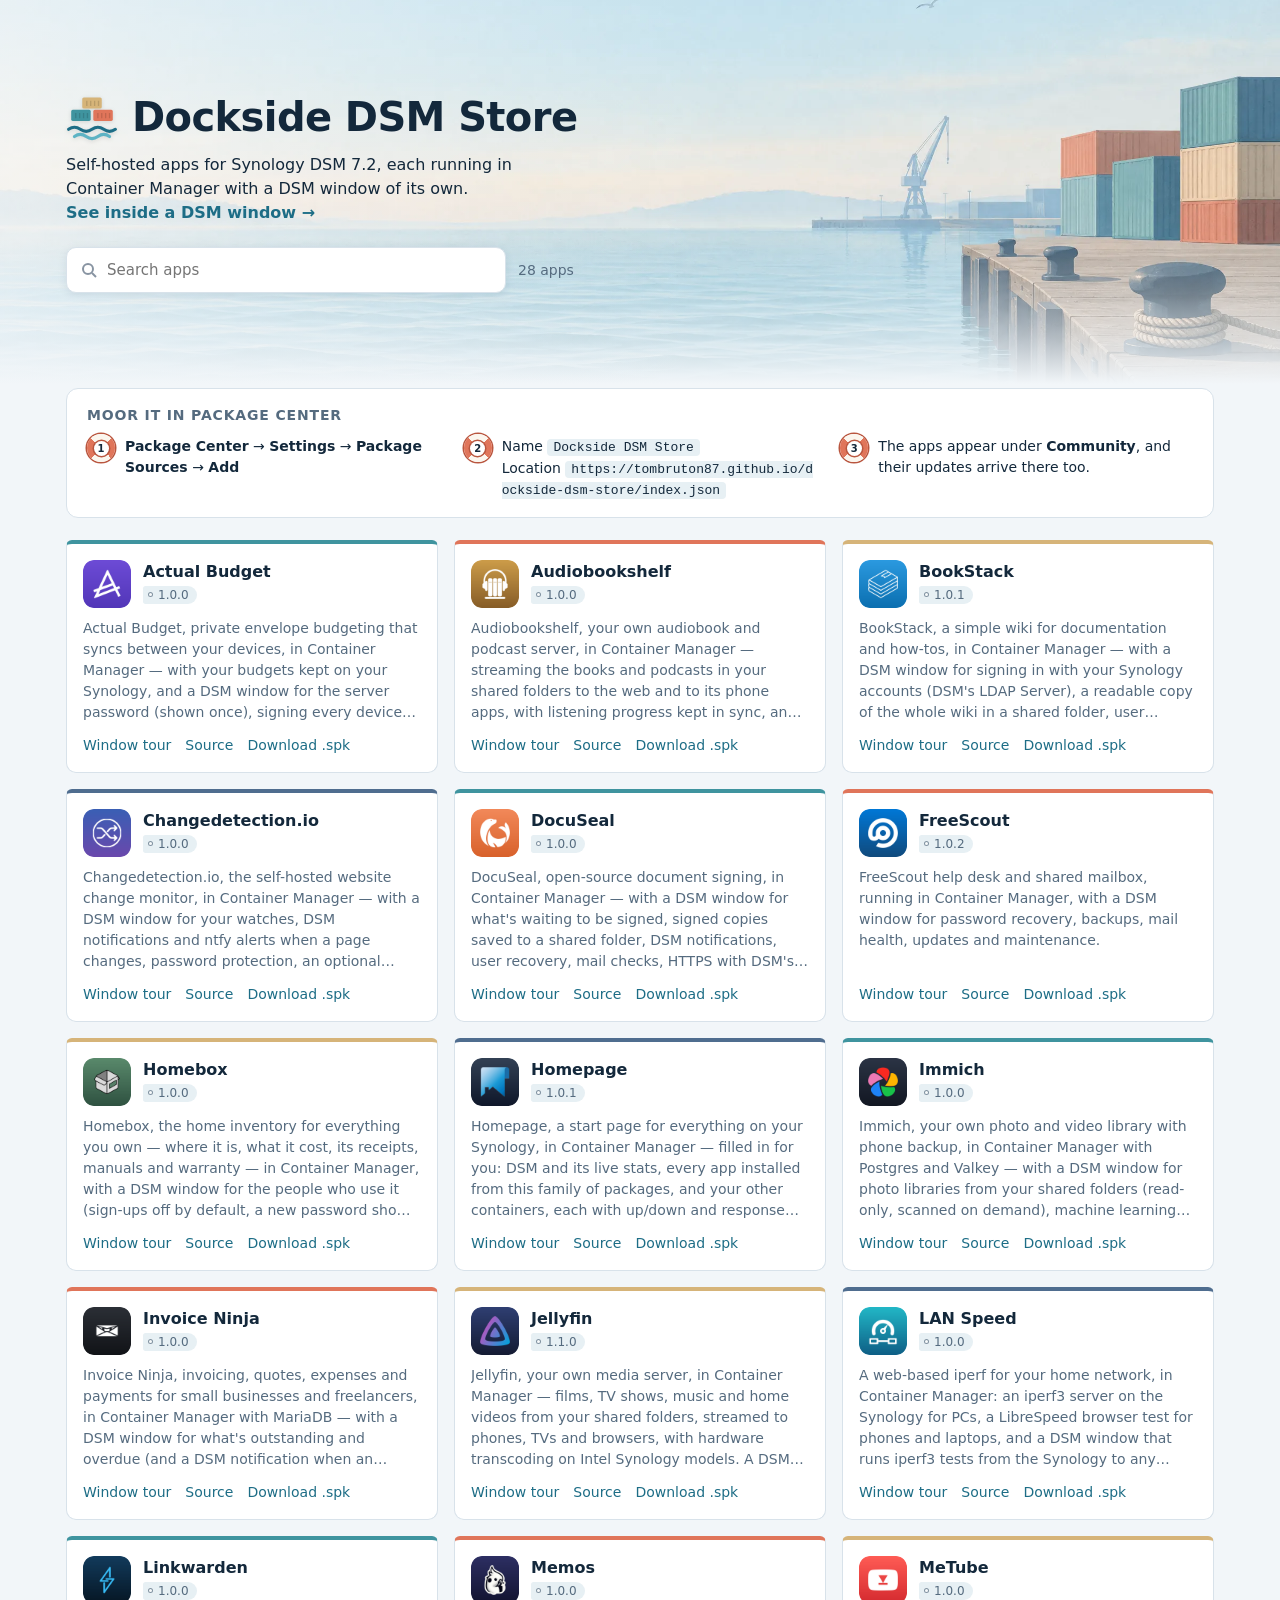
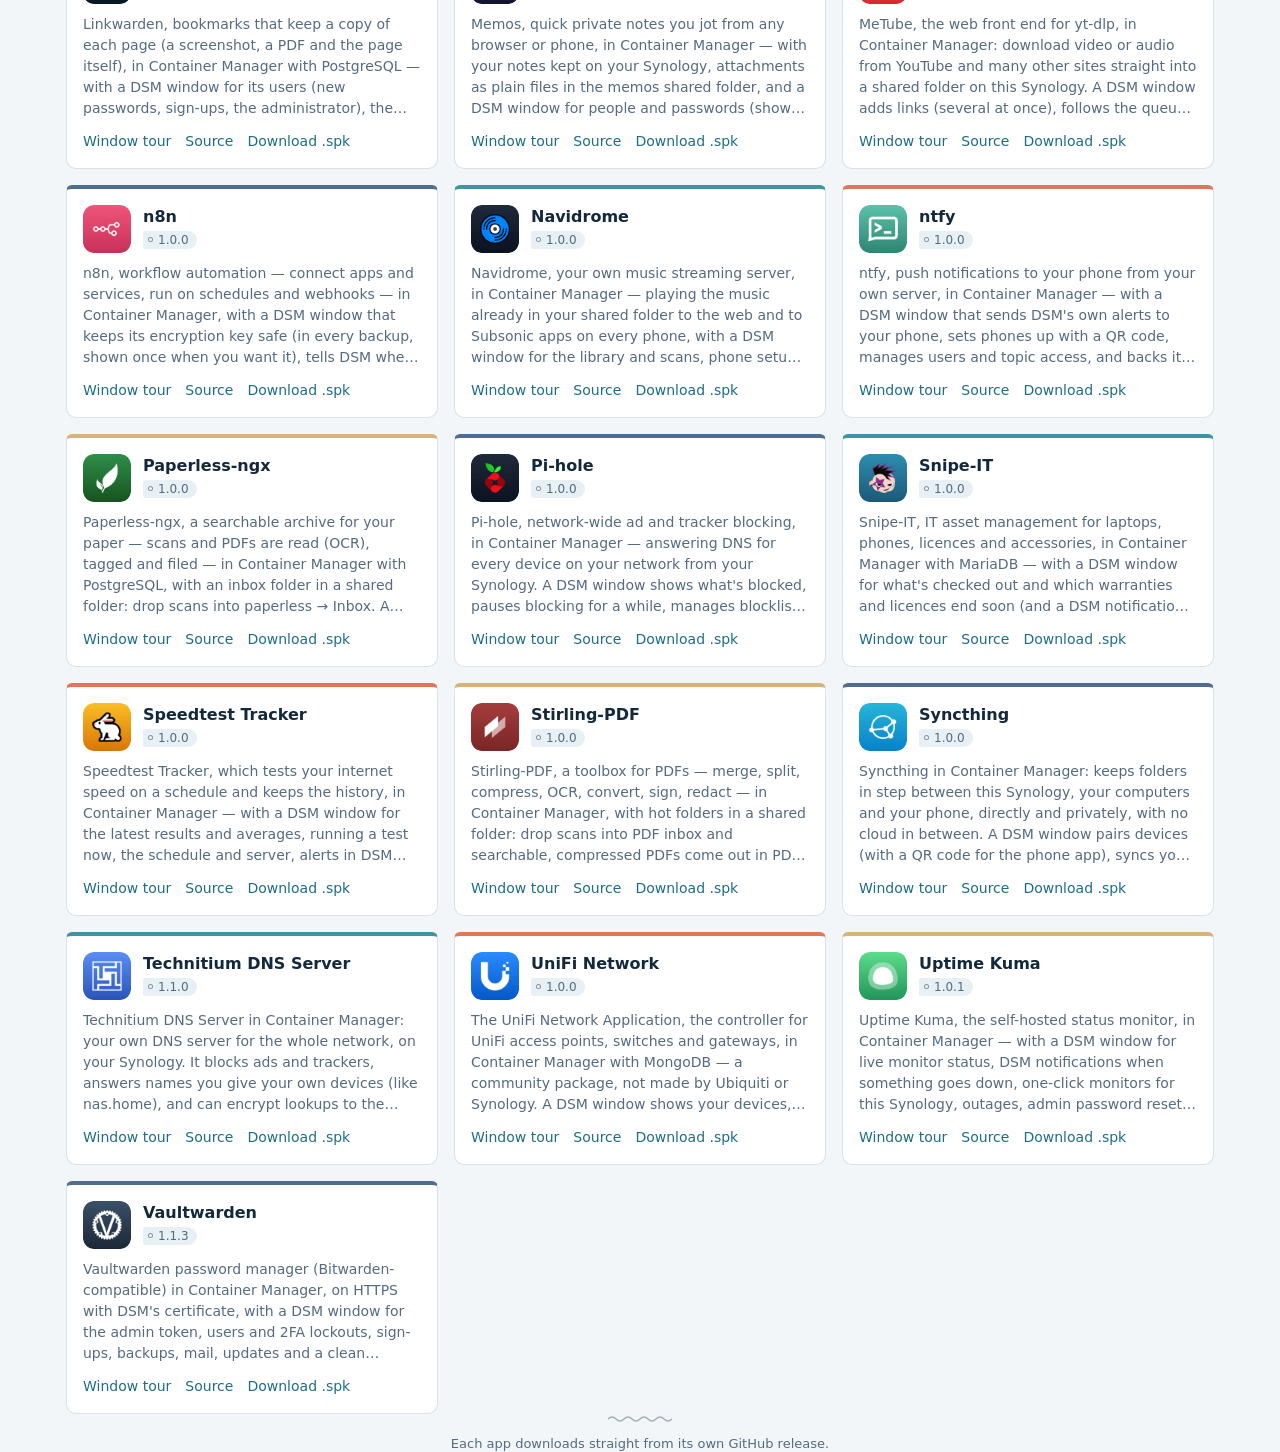
<file: site/index.html>
<!doctype html>
<html lang="en"><head><meta charset="utf-8"><meta name="viewport" content="width=device-width, initial-scale=1">
<title>Dockside DSM Store</title>
<meta name="description" content="Self-hosted apps for Synology DSM 7.2, each running in Container Manager with a DSM window of its own.">
<link rel="icon" href="data:image/svg+xml,%3Csvg%20xmlns%3D%22http%3A//www.w3.org/2000/svg%22%20viewBox%3D%220%200%2040%2040%22%20aria-hidden%3D%22true%22%3E%3Crect%20x%3D%2212.5%22%20y%3D%225%22%20width%3D%2215%22%20height%3D%228.5%22%20rx%3D%221.2%22%20fill%3D%22%23d6b479%22/%3E%3Crect%20x%3D%224%22%20y%3D%2214.5%22%20width%3D%2215%22%20height%3D%228.5%22%20rx%3D%221.2%22%20fill%3D%22%233f949f%22/%3E%3Crect%20x%3D%2221%22%20y%3D%2214.5%22%20width%3D%2215%22%20height%3D%228.5%22%20rx%3D%221.2%22%20fill%3D%22%23e0755a%22/%3E%3Cpath%20d%3D%22M16%207.5v4M19%207.5v4M22%207.5v4M25%207.5v4M7.5%2017v4M10.5%2017v4M13.5%2017v4M16.5%2017v4M24.5%2017v4M27.5%2017v4M30.5%2017v4M33.5%2017v4%22%20stroke%3D%22%23000%22%20stroke-opacity%3D%22.14%22%20stroke-width%3D%221%22/%3E%3Cpath%20d%3D%22M2%2029.5q4.5-3.2%209%200t9%200%209%200%209%200%22%20fill%3D%22none%22%20stroke%3D%22%231d6d86%22%20stroke-width%3D%222.4%22%20stroke-linecap%3D%22round%22/%3E%3Cpath%20d%3D%22M6.5%2035q4.5-3.2%209%200t9%200%209%200%22%20fill%3D%22none%22%20stroke%3D%22%235db3c4%22%20stroke-width%3D%222.4%22%20stroke-linecap%3D%22round%22/%3E%3C/svg%3E">
<link rel="stylesheet" href="style.css"></head><body>
<header class="hero"><div class="wrap">
  <div class="brand"><svg xmlns="http://www.w3.org/2000/svg" viewBox="0 0 40 40" aria-hidden="true"><rect x="12.5" y="5" width="15" height="8.5" rx="1.2" fill="#d6b479"/><rect x="4" y="14.5" width="15" height="8.5" rx="1.2" fill="#3f949f"/><rect x="21" y="14.5" width="15" height="8.5" rx="1.2" fill="#e0755a"/><path d="M16 7.5v4M19 7.5v4M22 7.5v4M25 7.5v4M7.5 17v4M10.5 17v4M13.5 17v4M16.5 17v4M24.5 17v4M27.5 17v4M30.5 17v4M33.5 17v4" stroke="#000" stroke-opacity=".14" stroke-width="1"/><path d="M2 29.5q4.5-3.2 9 0t9 0 9 0 9 0" fill="none" stroke="#1d6d86" stroke-width="2.4" stroke-linecap="round"/><path d="M6.5 35q4.5-3.2 9 0t9 0 9 0" fill="none" stroke="#5db3c4" stroke-width="2.4" stroke-linecap="round"/></svg><h1>Dockside DSM Store</h1></div>
  <p class="lead">Self-hosted apps for Synology DSM 7.2, each running in Container Manager with a DSM window of its own. <a class="tourlink" href="tour.html">See inside a DSM window&nbsp;→</a></p>
  <div class="bar"><input id="q" type="search" placeholder="Search apps" aria-label="Search apps" autocomplete="off"><span id="count" aria-live="polite"></span></div>
</div></header>
<main class="wrap">
<section class="how" aria-label="Add to Package Center"><h2>Moor it in Package Center</h2>
  <div class="step"><span class="ring"><span>1</span></span><div><b>Package Center</b> → <b>Settings</b> → <b>Package Sources</b> → <b>Add</b></div></div>
  <div class="step"><span class="ring"><span>2</span></span><div>Name <code>Dockside DSM Store</code><br>Location <code id="src">https://tombruton87.github.io/dockside-dsm-store/index.json</code></div></div>
  <div class="step"><span class="ring"><span>3</span></span><div>The apps appear under <b>Community</b>, and their updates arrive there too.</div></div>
</section>
<ul class="grid" id="grid"></ul>
<p class="empty" id="empty" hidden>Nothing in the harbour matches that.</p>
<noscript><ul><li><a href="https://github.com/tombruton87/actual-dsm/releases/download/v1.0.0/actual-1.0.0-1.spk">Actual Budget 1.0.0</a></li><li><a href="https://github.com/tombruton87/audiobookshelf-dsm/releases/download/v1.0.0/audiobookshelf-1.0.0-1.spk">Audiobookshelf 1.0.0</a></li><li><a href="https://github.com/tombruton87/bookstack-dsm/releases/download/v1.0.1/bookstack-1.0.1-1.spk">BookStack 1.0.1</a></li><li><a href="https://github.com/tombruton87/changedetection-dsm/releases/download/v1.0.0/changedetection-1.0.0-1.spk">Changedetection.io 1.0.0</a></li><li><a href="https://github.com/tombruton87/docuseal-dsm/releases/download/v1.0.0/docuseal-1.0.0-1.spk">DocuSeal 1.0.0</a></li><li><a href="https://github.com/tombruton87/freescout-dsm/releases/download/v1.0.2/freescout-1.0.2-1.spk">FreeScout 1.0.2</a></li><li><a href="https://github.com/tombruton87/homebox-dsm/releases/download/v1.0.0/homebox-1.0.0-1.spk">Homebox 1.0.0</a></li><li><a href="https://github.com/tombruton87/homepage-dsm/releases/download/v1.0.1/homepage-1.0.1-1.spk">Homepage 1.0.1</a></li><li><a href="https://github.com/tombruton87/immich-dsm/releases/download/v1.0.0/immich-1.0.0-1.spk">Immich 1.0.0</a></li><li><a href="https://github.com/tombruton87/invoiceninja-dsm/releases/download/v1.0.0/invoiceninja-1.0.0-1.spk">Invoice Ninja 1.0.0</a></li><li><a href="https://github.com/tombruton87/jellyfin-dsm/releases/download/v1.1.0/jellyfin-1.1.0-1.spk">Jellyfin 1.1.0</a></li><li><a href="https://github.com/tombruton87/lanspeed-dsm/releases/download/v1.0.0/lanspeed-1.0.0-1.spk">LAN Speed 1.0.0</a></li><li><a href="https://github.com/tombruton87/linkwarden-dsm/releases/download/v1.0.0/linkwarden-1.0.0-1.spk">Linkwarden 1.0.0</a></li><li><a href="https://github.com/tombruton87/memos-dsm/releases/download/v1.0.0/memos-1.0.0-1.spk">Memos 1.0.0</a></li><li><a href="https://github.com/tombruton87/metube-dsm/releases/download/v1.0.0/metube-1.0.0-1.spk">MeTube 1.0.0</a></li><li><a href="https://github.com/tombruton87/n8n-dsm/releases/download/v1.0.0/n8n-1.0.0-1.spk">n8n 1.0.0</a></li><li><a href="https://github.com/tombruton87/navidrome-dsm/releases/download/v1.0.0/navidrome-1.0.0-1.spk">Navidrome 1.0.0</a></li><li><a href="https://github.com/tombruton87/ntfy-dsm/releases/download/v1.0.0/ntfy-1.0.0-1.spk">ntfy 1.0.0</a></li><li><a href="https://github.com/tombruton87/paperless-ngx-dsm/releases/download/v1.0.0/paperless-1.0.0-1.spk">Paperless-ngx 1.0.0</a></li><li><a href="https://github.com/tombruton87/pihole-dsm/releases/download/v1.0.0/pihole-1.0.0-1.spk">Pi-hole 1.0.0</a></li><li><a href="https://github.com/tombruton87/snipe-it-dsm/releases/download/v1.0.0/snipeit-1.0.0-1.spk">Snipe-IT 1.0.0</a></li><li><a href="https://github.com/tombruton87/speedtest-dsm/releases/download/v1.0.0/speedtest-1.0.0-1.spk">Speedtest Tracker 1.0.0</a></li><li><a href="https://github.com/tombruton87/stirling-pdf-dsm/releases/download/v1.0.0/stirlingpdf-1.0.0-1.spk">Stirling-PDF 1.0.0</a></li><li><a href="https://github.com/tombruton87/syncthing-dsm/releases/download/v1.0.0/syncthing-1.0.0-1.spk">Syncthing 1.0.0</a></li><li><a href="https://github.com/tombruton87/technitium-dsm/releases/download/v1.1.0/technitium-1.1.0-1.spk">Technitium DNS Server 1.1.0</a></li><li><a href="https://github.com/tombruton87/unifi-dsm/releases/download/v1.0.0/unifi-1.0.0-1.spk">UniFi Network 1.0.0</a></li><li><a href="https://github.com/tombruton87/uptime-kuma-dsm/releases/download/v1.0.1/uptimekuma-1.0.1-1.spk">Uptime Kuma 1.0.1</a></li><li><a href="https://github.com/tombruton87/vaultwarden-dsm/releases/download/v1.1.3/vaultwarden-1.1.3-1.spk">Vaultwarden 1.1.3</a></li></ul></noscript>
</main>
<footer class="wrap"><svg width="64" height="10" viewBox="0 0 64 10" fill="none" stroke="currentColor" stroke-width="1.5"><path d="M0 5q4-4 8 0t8 0 8 0 8 0 8 0 8 0 8 0 8 0"/></svg>Each app downloads straight from its own GitHub release.</footer>
<script>
(function () {
  var src = document.getElementById("src"); if (src.textContent.charAt(0) === "/") src.textContent = new URL("." + src.textContent, location.href).href;
  var q = document.getElementById("q"), grid = document.getElementById("grid"), count = document.getElementById("count"), empty = document.getElementById("empty"), all = [], toured = {};
  function el(tag, cls, text) { var n = document.createElement(tag); if (cls) n.className = cls; if (text != null) n.textContent = text; return n; }
  function marked(text, words) {   // text with each search word highlighted, built as nodes (never innerHTML)
    var frag = document.createDocumentFragment(); if (!words.length) { frag.appendChild(document.createTextNode(text)); return frag; }
    var re = new RegExp("(" + words.map(function (w) { return w.replace(/[.*+?^${}()|[\]\\]/g, "\\$&"); }).join("|") + ")", "ig");
    text.split(re).forEach(function (part, i) { frag.appendChild(i % 2 ? el("mark", null, part) : document.createTextNode(part)); });
    return frag;
  }
  function card(p) {   // made once per app; a search only hides it and re-marks its text
    var li = el("li", "card"), top = el("div", "top"), img = el("img"), name = el("div"), h = el("h2"), d = el("p");
    img.src = "icons/" + p.package + "-256.png";   // the page's own copy, wherever the site is served img.alt = ""; img.width = img.height = 48;
    name.appendChild(h); name.appendChild(el("span", "ver", p.version.replace(/-\d+$/, "")));
    top.appendChild(img); top.appendChild(name); li.appendChild(top); d.title = p.desc; li.appendChild(d);
    var links = el("div", "links"), a = el("a", null, "Source"), b = el("a", null, "Download .spk");
    a.href = p.maintainer_url || "#"; b.href = p.link;
    if (toured[p.package]) { var w = el("a", null, "Window tour"); w.href = "tour.html?app=" + encodeURIComponent(p.package); links.appendChild(w); }
    links.appendChild(a); links.appendChild(b); li.appendChild(links);
    grid.appendChild(li);
    return { p: p, li: li, h: h, d: d, hay: (p.dname + " " + p.package + " " + p.desc).toLowerCase() };
  }
  function show() {
    var words = q.value.trim().toLowerCase().split(/\s+/).filter(Boolean), hits = 0;
    all.forEach(function (c) {
      var hit = words.every(function (w) { return c.hay.indexOf(w) >= 0; });
      c.li.hidden = !hit; if (!hit) return; hits++;
      c.h.replaceChildren(marked(c.p.dname, words)); c.d.replaceChildren(marked(c.p.desc, words));
    });
    count.textContent = words.length ? hits + " of " + all.length + " apps" : all.length + " apps";
    empty.hidden = hits > 0;
    try { history.replaceState(null, "", words.length ? "?q=" + encodeURIComponent(q.value.trim()) : location.pathname); } catch (e) {}
  }
  q.value = new URLSearchParams(location.search).get("q") || "";
  q.addEventListener("input", show);
  document.addEventListener("keydown", function (ev) { if (ev.key === "/" && document.activeElement !== q) { ev.preventDefault(); q.focus(); } });
  function json(u) { return fetch(u, { cache: "no-cache", headers: { Accept: "application/json" } }).then(function (r) { if (!r.ok) throw new Error(r.status); return r.json(); }); }
  var tour = json("tour.json").then(function (t) { (t.apps || []).forEach(function (a) { toured[a.package] = true; }); }, function () {});   // the tour links are a bonus
  Promise.all([json("index.json"), tour])
    .then(function (r) { all = (r[0].packages || []).map(card); show(); })
    .catch(function () { count.textContent = "Couldn't load the list — try reloading."; });
})();
</script>
</body></html>
</file>
<file: site/style.css>
:root { --bg: #f2f6f9; --card: #fff; --text: #13283b; --muted: #556b7f; --line: #d8e2ea; --link: #1d6d86; --accent: #1d6d86; --chip: #e7f0f4;
          --coral: #e0755a; --sand: #d6b479; --teal: #3f949f; --slate: #4f6d8f; --veil: rgba(242, 246, 249, .6); --sky: #cfe3ef;
          --art: url(art/harbour-day-1200.webp); --art-wide: url(art/harbour-day-2400.webp); }
  @media (prefers-color-scheme: dark) { :root { --bg: #0a1520; --card: #102030; --text: #e2ecf4; --muted: #93a8bb; --line: #1d3245; --link: #7cc7d6; --accent: #5db3c4; --chip: #17293b;
          --veil: rgba(10, 21, 32, .5); --sky: #14244a; --art: url(art/harbour-night-1200.webp); --art-wide: url(art/harbour-night-2400.webp); } }
  * { box-sizing: border-box; }
  body { margin: 0; background: var(--bg); color: var(--text); font: 15px/1.5 system-ui, -apple-system, "Segoe UI", sans-serif; }
  a { color: var(--link); }
  .wrap { max-width: 1180px; margin: 0 auto; padding: 0 16px; }

  /* The harbour: the picture fades into the page at the bottom and behind the title on the left. */
  .hero { position: relative; background: var(--sky) var(--art) no-repeat 80% 100% / cover; }
  @media (min-width: 900px) { .hero { background-image: var(--art-wide); } }
  .hero::after { content: ""; position: absolute; inset: 0; pointer-events: none;
          background: linear-gradient(90deg, var(--veil) 0%, transparent 55%), linear-gradient(180deg, transparent 62%, var(--bg) 100%); }
  .hero .wrap { position: relative; z-index: 1; min-height: clamp(300px, 30vw, 420px); padding-top: 44px; padding-bottom: 44px; display: flex; flex-direction: column; justify-content: center; }
  .brand { display: flex; align-items: center; gap: 14px; }
  .brand svg { flex: none; width: 52px; height: 52px; filter: drop-shadow(0 1px 2px rgba(0, 0, 0, .12)); }
  h1 { font-size: clamp(28px, 4vw, 40px); line-height: 1.1; margin: 0; letter-spacing: -0.015em; }
  .lead { margin: 10px 0 22px; max-width: 46ch; font-size: 16px; }
  .bar { display: flex; align-items: center; gap: 12px; }
  .bar input { flex: 1; max-width: 440px; font: inherit; padding: 11px 14px 11px 40px; border: 1px solid var(--line); border-radius: 10px; color: var(--text);
          background: var(--card) url("data:image/svg+xml,%3Csvg xmlns='http://www.w3.org/2000/svg' width='16' height='16' fill='none' stroke='%238894a2' stroke-width='2'%3E%3Ccircle cx='7' cy='7' r='5'/%3E%3Cpath d='m11 11 4 4'/%3E%3C/svg%3E") no-repeat 14px center;
          box-shadow: 0 2px 10px rgba(16, 40, 60, .08); }
  .bar input:focus { outline: 2px solid var(--accent); outline-offset: -1px; border-color: transparent; }
  #count { font-size: 14px; color: var(--muted); }
  @media (max-width: 700px) { .hero .wrap { justify-content: flex-start; padding-top: 28px; padding-bottom: 170px; } .lead { margin-bottom: 16px; } }

  /* Getting it into Package Center: three steps, numbered in life rings. */
  .how { display: grid; grid-template-columns: repeat(3, 1fr); gap: 10px 24px; background: var(--card); border: 1px solid var(--line); border-radius: 12px; padding: 16px 20px; margin: 4px 0 22px; font-size: 14px; }
  .how h2 { grid-column: 1 / -1; font-size: 14px; margin: 0; color: var(--muted); font-weight: 600; text-transform: uppercase; letter-spacing: .06em; }
  .how .step { display: flex; gap: 10px; align-items: flex-start; }
  .ring { flex: none; width: 28px; height: 28px; border-radius: 50%; display: grid; place-items: center; margin-top: -2px;
          background: conic-gradient(from 45deg, var(--coral) 0 25%, #fbf6ee 0 50%, var(--coral) 0 75%, #fbf6ee 0); box-shadow: 0 0 0 1.5px #b9563f; }
  .ring span { width: 15px; height: 15px; border-radius: 50%; background: var(--card); box-shadow: 0 0 0 1.5px #b9563f; display: grid; place-items: center; font-size: 10px; font-weight: 700; }
  @media (max-width: 760px) { .how { grid-template-columns: 1fr; } }
  code { background: var(--chip); border-radius: 4px; padding: 1px 6px; word-break: break-all; font-size: 13px; }

  /* The apps: each card topped like a container, versions on cargo tags. */
  .grid { list-style: none; padding: 0; margin: 0; display: grid; gap: 16px; grid-template-columns: repeat(auto-fill, minmax(300px, 1fr)); }
  .card[hidden] { display: none; }
  .card { --stripe: var(--teal); display: flex; flex-direction: column; background: var(--card); border: 1px solid var(--line); border-top: 4px solid var(--stripe); border-radius: 6px 6px 10px 10px; padding: 16px;
          transition: transform .15s ease, box-shadow .15s ease; }
  .card:nth-child(4n+2) { --stripe: var(--coral); } .card:nth-child(4n+3) { --stripe: var(--sand); } .card:nth-child(4n+4) { --stripe: var(--slate); }
  .card:hover { transform: translateY(-2px); box-shadow: 0 8px 22px rgba(16, 40, 60, .10); }
  @media (prefers-reduced-motion: reduce) { .card { transition: none; } .card:hover { transform: none; } }
  .card .top { display: flex; gap: 12px; align-items: center; margin-bottom: 10px; }
  .card img { flex: none; width: 48px; height: 48px; border-radius: 11px; }
  .card h2 { font-size: 16px; margin: 0; line-height: 1.3; }
  .card .ver { position: relative; display: inline-block; margin-top: 3px; background: var(--chip); color: var(--muted); border-radius: 3px 10px 10px 3px; padding: 0 8px 0 15px; font-size: 12px; }
  .card .ver::before { content: ""; position: absolute; left: 5px; top: 50%; width: 5px; height: 5px; margin-top: -2.5px; border-radius: 50%; background: var(--card); box-shadow: inset 0 0 0 1px var(--muted); opacity: .7; }
  .card p { margin: 0 0 12px; color: var(--muted); font-size: 14px; flex: 1; display: -webkit-box; -webkit-line-clamp: 5; -webkit-box-orient: vertical; overflow: hidden; }
  .card .links { display: flex; flex-wrap: wrap; gap: 4px 14px; font-size: 14px; }
  .card .links a { text-decoration: none; } .card .links a:hover { text-decoration: underline; }
  mark { background: rgba(224, 117, 90, .28); color: inherit; border-radius: 2px; }
  .empty { color: var(--muted); padding: 32px 0; text-align: center; }
  footer { color: var(--muted); font-size: 13px; padding: 36px 0 44px; text-align: center; }
  footer svg { display: block; margin: 0 auto 10px; opacity: .5; }

  /* Links into the tour. */
  .tourlink { white-space: nowrap; font-weight: 600; text-decoration: none; }
  .tourlink:hover { text-decoration: underline; }

  /* The tour: a shorter harbour, an app picker, the window in a DSM-style frame. */
  .hero-small .wrap { min-height: clamp(220px, 22vw, 300px); padding-top: 26px; padding-bottom: 30px; }
  .hero-small h1 { margin-top: 18px; }
  .hero-small .lead { max-width: 60ch; margin-bottom: 0; }
  .brand-link { color: inherit; text-decoration: none; align-self: flex-start; }
  .brand-link svg { width: 34px; height: 34px; }
  .brand-link .name { font-weight: 700; font-size: 17px; }
  .brand-link:hover .name { text-decoration: underline; }
  @media (max-width: 700px) { .hero-small .wrap { padding-bottom: 120px; } }
  .apps, .tabs { display: flex; gap: 8px; overflow-x: auto; scrollbar-width: thin; padding: 2px 2px 10px; }
  .apps { margin-top: 4px; }
  .chip { flex: none; display: inline-flex; align-items: center; gap: 8px; font: inherit; font-size: 14px; color: var(--text); background: var(--card);
          border: 1px solid var(--line); border-radius: 999px; padding: 5px 14px 5px 6px; cursor: pointer; }
  .chip img { border-radius: 6px; }
  .chip:hover { border-color: var(--accent); }
  .chip[aria-current="true"] { border-color: var(--accent); box-shadow: inset 0 0 0 1px var(--accent); font-weight: 600; }
  .tab { flex: none; font: inherit; font-size: 13px; color: var(--muted); background: transparent; border: 1px solid transparent; border-radius: 8px; padding: 5px 12px; cursor: pointer; }
  .tab:hover { color: var(--text); background: var(--chip); }
  .tab[aria-selected="true"] { color: #fff; background: var(--accent); }
  @media (prefers-color-scheme: dark) { .tab[aria-selected="true"] { color: #0a1520; } }
  .chip:focus-visible, .tab:focus-visible, .nav:focus-visible { outline: 2px solid var(--accent); outline-offset: 2px; }

  .window { margin: 6px 0 0; background: #fff; border-radius: 10px; overflow: hidden; border: 1px solid rgba(16, 40, 60, .16);
            box-shadow: 0 20px 50px rgba(16, 40, 60, .18), 0 2px 6px rgba(16, 40, 60, .08); }
  .titlebar { display: flex; align-items: center; gap: 8px; height: 36px; padding: 0 12px; background: linear-gradient(#f7f8fa, #eef1f4);
              border-bottom: 1px solid #d9dee4; color: #2b3a48; font-size: 13px; font-weight: 600; }
  .titlebar img { border-radius: 4px; }
  .titlebar .ctl { margin-left: auto; display: flex; gap: 14px; }
  .titlebar .ctl svg { width: 12px; height: 12px; fill: none; stroke: #6b7886; stroke-width: 1.4; }
  .pane { position: relative; background: #fff; }
  .pane img { display: block; width: 100%; height: auto; }   /* width/height attributes per screen give it its shape */
  .nav { position: absolute; top: 50%; transform: translateY(-50%); width: 40px; height: 40px; border-radius: 50%; border: 1px solid rgba(16, 40, 60, .15);
         background: rgba(255, 255, 255, .92); color: #1d6d86; font-size: 26px; line-height: 1; cursor: pointer; box-shadow: 0 2px 8px rgba(16, 40, 60, .15);
         opacity: 0; transition: opacity .15s ease; }
  .prev { left: 12px; } .next { right: 12px; }
  .pane:hover .nav, .nav:focus-visible { opacity: 1; }
  @media (hover: none) { .nav { opacity: 1; width: 34px; height: 34px; font-size: 22px; } }
  .window figcaption { display: flex; gap: 16px; justify-content: space-between; align-items: baseline; padding: 12px 16px; border-top: 1px solid #e3e8ee;
                       background: #fafbfc; color: #4a5b6c; font-size: 14px; }
  .window figcaption b { color: #13283b; }
  .window .pos { flex: none; color: #7a8896; font-size: 13px; }
  .after { display: flex; flex-wrap: wrap; justify-content: space-between; gap: 8px; margin: 18px 0 0; font-size: 14px; }
  @media (min-width: 701px) { .apps, .tabs { flex-wrap: wrap; overflow: visible; } .apps { padding-bottom: 6px; } }
</file>
